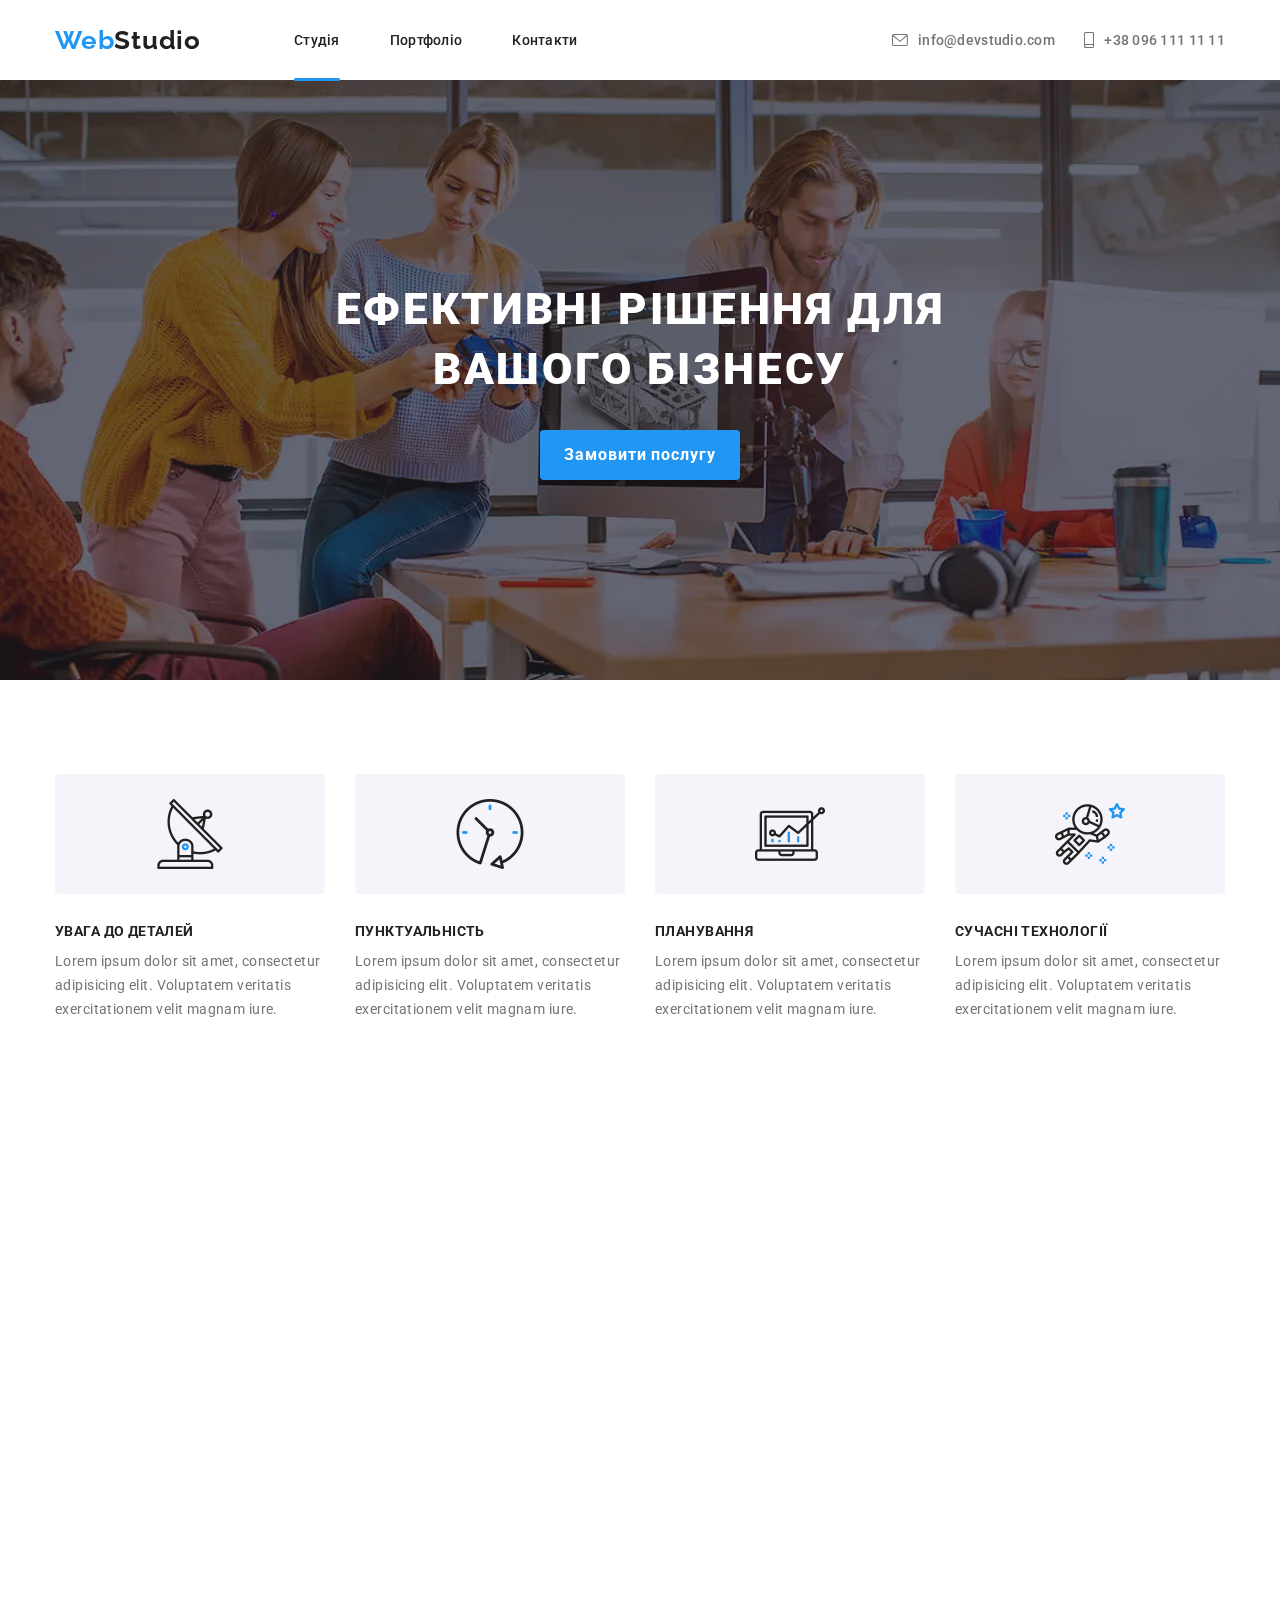
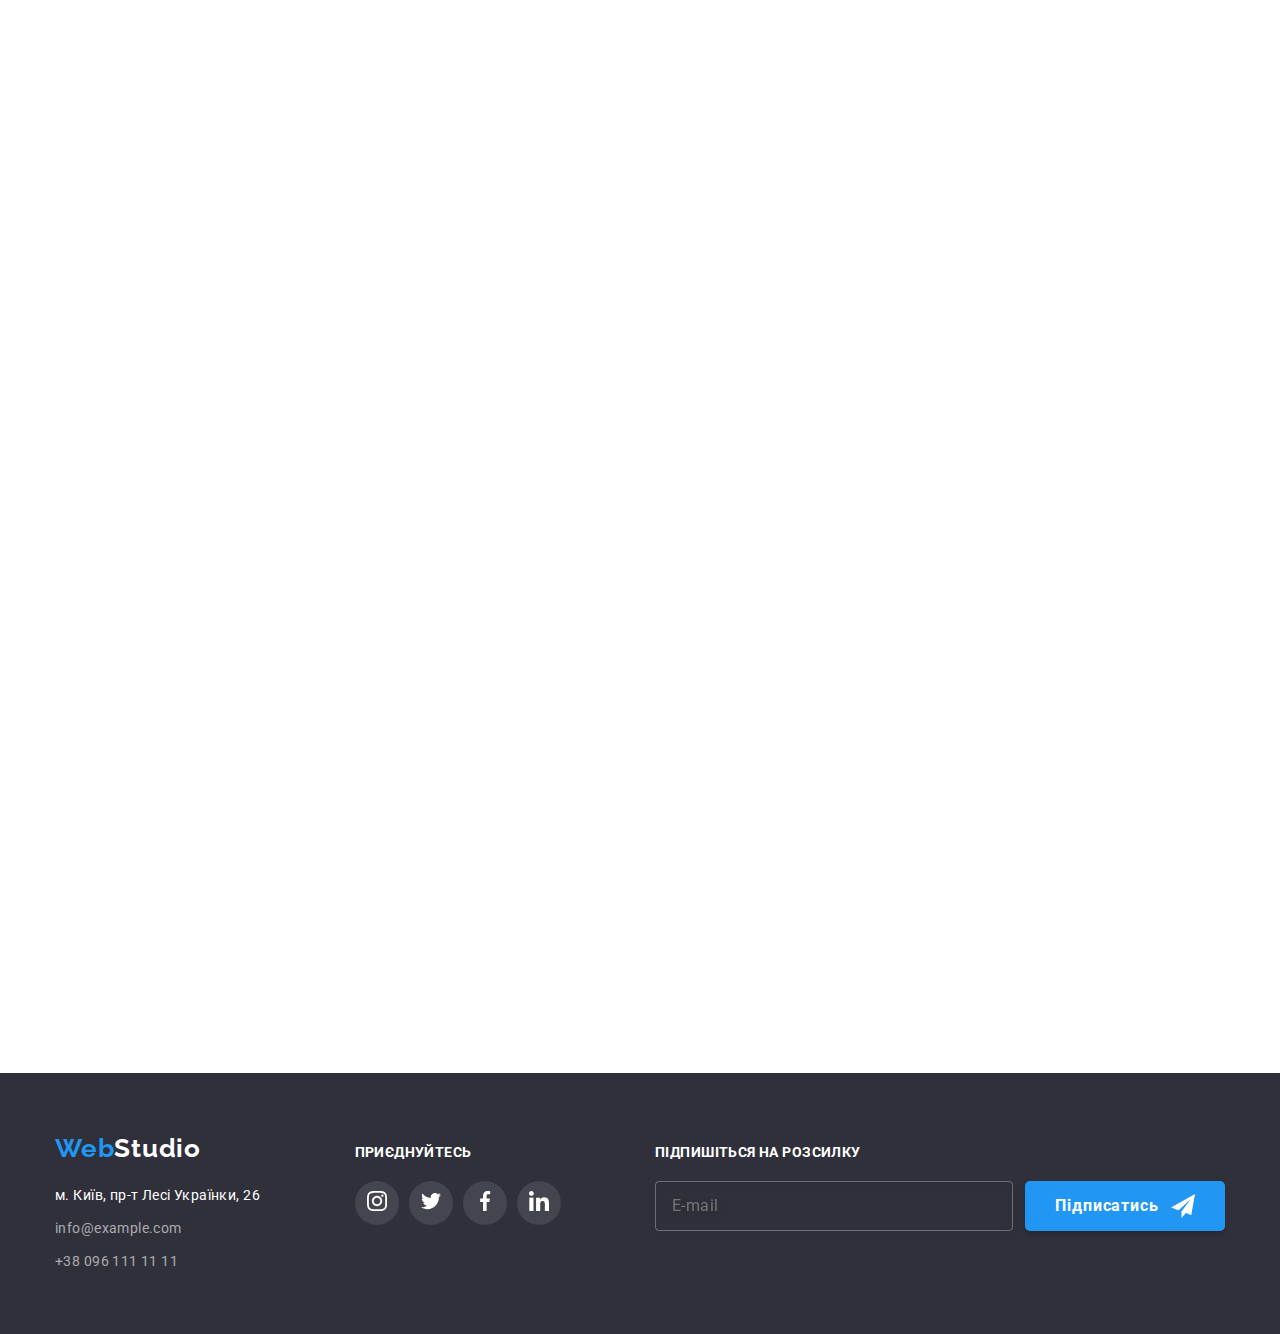
<file: index.html>
<!DOCTYPE html>
<html lang="en">

<head>
    <meta charset="UTF-8">
    <meta http-equiv="X-UA-Compatible" content="IE=edge">
    <meta name="viewport" content="width=device-width, initial-scale=1.0">
    <link rel="preconnect" href="https://fonts.googleapis.com">
    <link rel="preconnect" href="https://fonts.gstatic.com" crossorigin>
    <link
        href="https://fonts.googleapis.com/css2?family=Raleway:wght@700&family=Roboto:wght@400;500;700;900&display=swap"
        rel="stylesheet">
    <link rel="stylesheet" href="https://kirillprogrammertop1gg.github.io/normalize/index.min.css">
    <link rel="stylesheet" href="./styles/main.min.css">
    <link href="https://unpkg.com/aos@2.3.1/dist/aos.css" rel="stylesheet">
    <meta name="description" content="Сайт студії, яка разробляє сайти клієнти, команда і т.д.">
    <title>WebStudio</title>
</head>

<body>
    <!-- Шапка сайту -->
    <header class="header-page">
        <div class="header-page__container container">
            <a href="./index.html" class="main-logo">Web<span class="main-logo--black">Studio</span></a>
            <nav class="header-page__nav">
                <ul class="pages">
                    <li class="pages__item">
                        <a href="./index.html" class="pages__link pages__overlay">Студія</a>
                    </li>
                    <li class="pages__item">
                        <a href="./portfolio.html" class="pages__link">Портфоліо</a>
                    </li>
                    <li class="pages__item">
                        <a href="#" class="pages__link">Контакти</a>
                    </li>
                </ul>
            </nav>
            <ul class="contacts">
                <a href="mailto:info@devstudio.com" class="contacts__link">
                    <svg width="16" height="12" class="contacts__svg">
                        <use href="./imgs/symboldefts.svg#icon-envelope-hover"></use>
                    </svg>
                    info@devstudio.com
                </a>
                <a href="tel:+380961111111" class="contacts__link">
                    <svg width="10" height="16" class="contacts__svg">
                        <use href="./imgs/symboldefts.svg#icon-smartphone"></use>
                    </svg>
                    +38 096 111 11 11
                </a>
            </ul>
            <svg width="40" height="40" class="header-page__svg" data-open-Menu>
                <use href="./imgs/symboldefts.svg#icon-Menu">
            </svg>
        </div>
    </header>
    <!-- основний блок -->
    <main class="main-section">
        <!-- Перша основна секція -->
        <section class="hero-section">
            <h1 class="hero-section__title" data-aos="fade-down" data-aos-duration="1000">еФЕКтивні рішення для вашого бізнесу</h1>
            <button type="button" class="hero-section__but" data-open-modal data-aos="fade-up" data-aos-duration="1000">Замовити послугу</button>
        </section>
        <!-- Секція "Чому ми?" -->
        <section class="benefits-section">
            <div class="container">
                <ul class="benefits-section__list">
                    <li class="benefits-section__item" data-aos="fade-up" data-aos-duration="1000">
                        <h3 class="benefits-section__title">УВАГА ДО ДЕТАЛЕЙ</h3>
                        <p class="benefits-section__text">Lorem ipsum dolor sit amet, consectetur adipisicing elit.
                            Voluptatem
                            veritatis exercitationem
                            velit magnam iure.</p>
                    </li>
                    <li class="benefits-section__item" data-aos="flip-down" data-aos-duration="1000">
                        <h3 class="benefits-section__title">ПунктуальнІсть</h3>
                        <p class="benefits-section__text">Lorem ipsum dolor sit amet, consectetur adipisicing elit.
                            Voluptatem
                            veritatis exercitationem
                            velit magnam iure.
                        </p>
                    </li>
                    <li class="benefits-section__item" data-aos="flip-down" data-aos-duration="1000">
                        <h3 class="benefits-section__title">ПЛАНУВАННЯ</h3>
                        <p class="benefits-section__text">Lorem ipsum dolor sit amet, consectetur adipisicing elit.
                            Voluptatem
                            veritatis exercitationem
                            velit magnam iure.
                        </p>
                    </li>
                    <li class="benefits-section__item" data-aos="fade-up" data-aos-duration="1000">
                        <h3 class="benefits-section__title">СУЧАСНІ ТЕхнології</h3>
                        <p class="benefits-section__text">Lorem ipsum dolor sit amet, consectetur adipisicing elit.
                            Voluptatem
                            veritatis exercitationem
                            velit magnam iure.
                        </p>
                    </li>
                </ul>
            </div>
        </section>
        <!-- Секція "Чим ми займаємося?" -->
        <section class="services-section">
            <div class="container">
                <h2 class="section-title" data-aos="zoom-in" data-aos-duration="1000">Чим ми займаємося</h2>
                <ul class="services-section__list">
                    <li class="services-section__item" data-aos="flip-left" data-aos-duration="1000">
                        <img srcset="./imgs/imgWyWe/optimized/code-desktop@1x.webp 1x, ./imgs/imgWyWe/optimized/code-desktop@2x.webp 2x" src="./imgs/imgWyWe/service1.jpg" alt="картинка з людиною яка пише код" width="370" class="services-section__img">
                    </li>
                    <li class="services-section__item" data-aos="flip-up" data-aos-duration="1000">
                        <img srcset="./imgs/imgWyWe/optimized/test-desktop@1x.webp 1x, ./imgs/imgWyWe/optimized/test-desktop@2x.webp 2x" src="./imgs/imgWyWe/service2.jpg" alt="картинка з людиною перевіряє адаптивність на телефонаї" width="370" class="services-section__img">
                    </li>
                    <li class="services-section__item" data-aos="flip-right" data-aos-duration="1000">
                        <img srcset="./imgs/imgWyWe/optimized/paint-desktop@1x.webp 1x, ./imgs/imgWyWe/optimized/paint-desktop@2x.webp 2x" src="./imgs/imgWyWe/service3.jpg" alt="картинка з людиною яка вибарає колір" width="370" class="services-section__img">
                    </li>
                </ul>
            </div>
        </section>
        <!-- Секція "Наша команда" -->
        <section class="team-section" data-aos="fade-down" data-aos-duration="1000">
            <div class="container">
                <h2 class="section-title" data-aos="zoom-in-up" data-aos-duration="1000">Наша команда</h2>
                <ul class="workers">
                    <li class="workers__worker" data-aos="flip-left" data-aos-duration="1000">
                        <picture class="workers__photo">
                            <source srcset="./imgs/imgWork/optimized/worker1-desktop@1x.webp 1x, ./imgs/imgWork/optimized/worker1-desktop@2x.webp 2x"
                                media="(min-width: 1200px)">
                            <source srcset="./imgs/imgWork/optimized/worker1-tablet@1x.webp 1x, ./imgs/imgWork/optimized/worker1-tablet@2x.webp 2x"
                                media="(min-width: 768px)">
                            <img srcset="./imgs/imgWork/optimized/worker1-mobile@1x.webp 1x, ./imgs/imgWork/optimized/worker1-mobile@2x.webp 2x"
                                src="./imgs/imgWork/photo1.jpg" alt="фото працівника 1">
                        </picture>
                        <h3 class="workers__name">Ігор Дем’яненко</h3>
                        <h4 class="workers__pos">Product Designer</h4>
                        <ul class="workers__socials">
                            <li class="workers__item">
                                <a href="./" class="workers__link" aria-label="посилання на інсту">
                                    <svg width="20" height="20" class="workers__svg">
                                        <use href="./imgs/symboldefts.svg#icon-instagram-2">
                                    </svg>
                                </a>
                            </li>
                            <li class="workers__item">
                                <a href="./" class="workers__link" aria-label="посилання на твіттер">
                                    <svg width="20" height="20" class="workers__svg">
                                        <use href="./imgs/symboldefts.svg#icon-twitter-1">
                                    </svg>
                                </a>
                            </li>
                            <li class="workers__item">
                                <a href="./" class="workers__link" aria-label="посилання на фейсбук">
                                    <svg width="20" height="20" class="workers__svg">
                                        <use href="./imgs/symboldefts.svg#icon-facebook-1">
                                    </svg>
                                </a>
                            </li>
                            <li class="workers__item">
                                <a href="./" class="workers__link" aria-label="посилання на лінкедін">
                                    <svg width="20" height="20" class="workers__svg">
                                        <use href="./imgs/symboldefts.svg#icon-linkedin-1">
                                    </svg>
                                </a>
                            </li>
                        </ul>
                    </li>
                    <li class="workers__worker" data-aos="flip-down" data-aos-duration="1000">
                        <picture class="workers__photo">
                            <source srcset="./imgs/imgWork/optimized/worker2-desktop@1x.webp 1x, ./imgs/imgWork/optimized/worker2-desktop@2x.webp 2x"
                                media="(min-width: 1200px)">
                            <source srcset="./imgs/imgWork/optimized/worker2-tablet@1x.webp 1x, ./imgs/imgWork/optimized/worker2-tablet@2x.webp 2x"
                                media="(min-width: 768px)">
                            <img srcset="./imgs/imgWork/optimized/worker2-mobile@1x.webp 1x, ./imgs/imgWork/optimized/worker2-mobile@2x.webp 2x"
                                src="./imgs/imgWork/photo2.jpg" alt="фото працівника 2">
                        </picture>
                        <h3 class="workers__name">Ольга Репіна</h3>
                        <h4 class="workers__pos">Frontend Developer</h4>
                        <ul class="workers__socials">
                            <li class="workers__item">
                                <a href="./" class="workers__link" aria-label="посилання на інсту">
                                    <svg width="20" height="20" class="workers__svg">
                                        <use href="./imgs/symboldefts.svg#icon-instagram-2">
                                    </svg>
                                </a>
                            </li>
                            <li class="workers__item">
                                <a href="./" class="workers__link" aria-label="посилання на твіттер">
                                    <svg width="20" height="20" class="workers__svg">
                                        <use href="./imgs/symboldefts.svg#icon-twitter-1">
                                    </svg>
                                </a>
                            </li>
                            <li class="workers__item">
                                <a href="./" class="workers__link" aria-label="посилання на фейсбук">
                                    <svg width="20" height="20" class="workers__svg">
                                        <use href="./imgs/symboldefts.svg#icon-facebook-1">
                                    </svg>
                                </a>
                            </li>
                            <li class="workers__item">
                                <a href="./" class="workers__link" aria-label="посилання на лінкедін">
                                    <svg width="20" height="20" class="workers__svg">
                                        <use href="./imgs/symboldefts.svg#icon-linkedin-1">
                                    </svg>
                                </a>
                            </li>
                        </ul>
                    </li>
                    <li class="workers__worker" data-aos="flip-up" data-aos-duration="1000">
                        <picture class="workers__photo">
                            <source srcset="./imgs/imgWork/optimized/worker3-desktop@1x.webp 1x, ./imgs/imgWork/optimized/worker3-desktop@2x.webp 2x"
                                media="(min-width: 1200px)">
                            <source srcset="./imgs/imgWork/optimized/worker3-tablet@1x.webp 1x, ./imgs/imgWork/optimized/worker3-tablet@2x.webp 2x"
                                media="(min-width: 768px)">
                            <img srcset="./imgs/imgWork/optimized/worker3-mobile@1x.webp 1x, ./imgs/imgWork/optimized/worker3-mobile@2x.webp 2x"
                                src="./imgs/imgWork/photo3.jpg" alt="фото працівника 3">
                        </picture>
                        <h3 class="workers__name">Микола Тарасов</h3>
                        <h4 class="workers__pos">Marketing</h4>
                        <ul class="workers__socials">
                            <li class="workers__item">
                                <a href="./" class="workers__link" aria-label="посилання на інсту">
                                    <svg width="20" height="20" class="workers__svg">
                                        <use href="./imgs/symboldefts.svg#icon-instagram-2">
                                    </svg>
                                </a>
                            </li>
                            <li class="workers__item">
                                <a href="./" class="workers__link" aria-label="посилання на твіттер">
                                    <svg width="20" height="20" class="workers__svg">
                                        <use href="./imgs/symboldefts.svg#icon-twitter-1">
                                    </svg>
                                </a>
                            </li>
                            <li class="workers__item">
                                <a href="./" class="workers__link">
                                    <svg width="20" height="20" class="workers__svg" aria-label="посилання на фейсбук">
                                        <use href="./imgs/symboldefts.svg#icon-facebook-1">
                                    </svg>
                                </a>
                            </li>
                            <li class="workers__item">
                                <a href="./" class="workers__link">
                                    <svg width="20" height="20" class="workers__svg" aria-label="посилання на лінкедін">
                                        <use href="./imgs/symboldefts.svg#icon-linkedin-1">
                                    </svg>
                                </a>
                            </li>
                        </ul>
                    </li>
                    <li class="workers__worker" data-aos="flip-right" data-aos-duration="1000">
                        <picture class="workers__photo">
                            <source srcset="./imgs/imgWork/optimized/worker4-desktop@1x.webp 1x, ./imgs/imgWork/optimized/worker4-desktop@2x.webp 2x"
                                media="(min-width: 1200px)">
                            <source srcset="./imgs/imgWork/optimized/worker4-tablet@1x.webp 1x, ./imgs/imgWork/optimized/worker4-tablet@2x.webp 2x"
                                media="(min-width: 768px)">
                            <img srcset="./imgs/imgWork/optimized/worker4-mobile@1x.webp 1x, ./imgs/imgWork/optimized/worker4-mobile@2x.webp 2x"
                                src="./imgs/imgWork/photo4.jpg" alt="фото працівника 4">
                        </picture>
                        <h3 class="workers__name">Михайло Єрмаков</h3>
                        <h4 class="workers__pos">UI Designer</h4>
                        <ul class="workers__socials">
                            <li class="workers__item">
                                <a href="./" class="workers__link" aria-label="посилання на інсту">
                                    <svg width="20" height="20" class="workers__svg">
                                        <use href="./imgs/symboldefts.svg#icon-instagram-2">
                                    </svg>
                                </a>
                            </li>
                            <li class="workers__item">
                                <a href="./" class="workers__link" aria-label="посилання на твіттер">
                                    <svg width="20" height="20" class="workers__svg">
                                        <use href="./imgs/symboldefts.svg#icon-twitter-1">
                                    </svg>
                                </a>
                            </li>
                            <li class="workers__item">
                                <a href="./" class="workers__link" aria-label="посилання на фейсбук">
                                    <svg width="20" height="20" class="workers__svg">
                                        <use href="./imgs/symboldefts.svg#icon-facebook-1">
                                    </svg>
                                </a>
                            </li>
                            <li class="workers__item">
                                <a href="./" class="workers__link" aria-label="посилання на лінкедін">
                                    <svg width="20" height="20" class="workers__svg">
                                        <use href="./imgs/symboldefts.svg#icon-linkedin-1">
                                    </svg>
                                </a>
                            </li>
                        </ul>
                    </li>
                </ul>
            </div>
        </section>
        <!-- Секція "Постійні клієнти" -->
        <section class="clients-section">
            <div class="container">
                <h2 class="section-title" data-aos="fade-up" data-aos-duration="1000">Постійні клієнти</h2>
                <ul class="clients-section__list">
                    <li class="clients-section__item" data-aos="flip-down" data-aos-duration="700">
                        <svg class="clients-section__svg" width="44.27" height="49.23">
                            <use href="./imgs/symboldefts.svg#icon-logo-1"></use>
                        </svg>
                    </li>
                    <li class="clients-section__item" data-aos="flip-up" data-aos-duration="700">
                        <svg class="clients-section__svg" width="40" height="52">
                            <use href="./imgs/symboldefts.svg#icon-logo-2"></use>
                        </svg>
                    </li>
                    <li class="clients-section__item" data-aos="flip-down" data-aos-duration="700">
                        <svg class="clients-section__svg" width="41" height="42.6">
                            <use href="./imgs/symboldefts.svg#icon-logo-3"></use>
                        </svg>
                    </li>
                    <li class="clients-section__item" data-aos="flip-up" data-aos-duration="700">
                        <svg class="clients-section__svg" width="79.66" height="42.02">
                            <use href="./imgs/symboldefts.svg#icon-logo-4"></use>
                        </svg>
                    </li>
                    <li class="clients-section__item" data-aos="flip-down" data-aos-duration="700">
                        <svg class="clients-section__svg" width="59" height="47">
                            <use href="./imgs/symboldefts.svg#icon-logo-5"></use>
                        </svg>
                    </li>
                    <li class="clients-section__item" data-aos="flip-up" data-aos-duration="700">
                        <svg class="clients-section__svg" width="88.48" height="45.44">
                            <use href="./imgs/symboldefts.svg#icon-logo-6"></use>
                        </svg>
                    </li>
                </ul>
            </div>
        </section>
        <!-- Секція "форма" -->
        <div class="overlay is-hidden" data-backdrop>
            <form class="form-section is-hidden">
                <h2 class="form-section__title">Залиште свої дані, ми Вам зателефонуємо</h2>
                <button class="form-section__close" type="button" data-close-modal aria-label="Закрити форму">
                    <svg class="form-section__icon" width="11" height="11">
                        <use href="./imgs/symboldefts.svg#icon-Vector"></use>
                    </svg>
                </button>
                <ul class="form-section__list">
                    <li class="form-section__item">
                        <label for="name" class="form-section__subtitle">Ім’я</label>
                        <input type="text" class="form-section__field" required id="name">
                        <svg class="form-section__svg" width="12" height="12">
                            <use href="./imgs/symboldefts.svg#icon-person-black-18dp-1"></use>
                        </svg>
                    </li>
                    <li class="form-section__item">
                        <label for="tel" class="form-section__subtitle">Телефон</label>
                        <input type="tel" class="form-section__field" required id="tel">
                        <svg class="form-section__svg" width="13" height="13">
                            <use href="./imgs/symboldefts.svg#icon-phone-black-18dp-1"></use>
                        </svg>
                    </li>
                    <li class="form-section__item">
                        <label for="mail" class="form-section__subtitle">Пошта</label>
                        <input type="email" class="form-section__field" required id="mail">
                        <svg class="form-section__svg" width="15" height="12">
                            <use href="./imgs/symboldefts.svg#icon-email-black-18dp-1"></use>
                        </svg>
                    </li>
                    <li class="form-section__item">
                        <h3 class="form-section__subtitle">Коментарі</h3>
                        <textarea type="text" class="form-section__textarea" placeholder="Введите текст"></textarea>
                    </li>
                    <li class="form-section__item">
                        <label for="comment" class="form-section__subtitle"></label>
                        <input type="checkbox" class="form-section__checkbox" id="comment" required>
                        <p class="form-section__text">Погоджуюсь з розсилкою і приймаю <a class="form-section__link"
                                href="./"> Умови договору </a></p>
                    </li>
                </ul>
                <button class="form-section__send" type="submit">Надіслати</button>
            </form>
        </div>
        <!-- Секція "меню" -->
        <div class="header-menu is-hidden" data-backdropMenu>
            <button class="header-menu__close" type="button" data-close-Menu data-close-modal aria-label="Закрити меню">
                <svg class="header-menu__icon" width="40" height="40">
                    <use href="./imgs/symboldefts.svg#icon-Close"></use>
                </svg>
            </button>
            <div class="header-menu__lists">
                <ul class="header-menu__links">
                    <li class="header-menu__item">
                        <a href="./index.html" class="header-menu__link header-menu__overlay">Студія</a>
                    </li>
                    <li class="header-menu__item">
                        <a href="./portfolio.html" class="header-menu__link">Портфоліо</a>
                    </li>
                    <li class="header-menu__item">
                        <a href="#" class="header-menu__link">Контакти</a>
                    </li>
                </ul>
                <div class="header-menu__container">
                    <ul class="header-menu__contacts">
                        <a href="tel:+380961111111" class="header-menu__contact">
                            +38 096 111 11 11
                        </a>
                        <a href="mailto:info@devstudio.com" class="header-menu__contact">
                            info@devstudio.com
                        </a>
                    </ul>
                    <p class="header-menu__text">
                        <a href="https://instagram.com" class="header-menu__soc">
                            Instagram
                        </a>
                        |
                        <a href="https://twitter.com" class="header-menu__soc">
                            Twitter
                        </a>
                        |
                        <a href="https://facebook.com" class="header-menu__soc">
                            Facebook
                        </a>
                        |
                        <a href="https://linkedin.com" class="header-menu__soc">
                            LinkedIn
                        </a>
                    </p>
                </div>
            </div>
        </div>
    </main>
    <!-- Підвал сайту -->
    <footer class="footer-page">
        <div class="footer-page__container">
            <div class="footer-page__column--1">
                <a href="./index.html" class="main-logo">Web<span class="main-logo--white">Studio</span></a>
                <ul class="contact-information">
                    <li class="contact-information__item">
                        <address class="contact-information__adress">м. Київ, пр-т Лесі Українки, 26</address>
                    </li>
                    <li class="contact-information__item">
                        <a href="mailto:info@example.com"
                            class="pages__link contacts__link contact-information__contact">info@example.com</a>
                    </li>
                    <li class="contact-information__item">
                        <a href="tel:+380961111111" class="pages__link contacts__link contact-information__contact">+38
                            096 111 11 11</a>
                    </li>
                </ul>
            </div>
            <div class="footer-page__column--2">
                <h2 class="footer-page__title">Приєднуйтесь</h2>
                <ul class="socials">
                    <li class="socials__item">
                        <a href="./" class="socials__link" aria-label="посилання на інсту">
                            <svg width="20" height="20" class="socials__svg">
                                <use href="./imgs/symboldefts.svg#icon-instagram-2">
                            </svg>
                        </a>
                    </li>
                    <li class="socials__item">
                        <a href="./" class="socials__link" aria-label="посилання на твіттер">
                            <svg width="20" height="20" class="socials__svg">
                                <use href="./imgs/symboldefts.svg#icon-twitter-1">
                            </svg>
                        </a>
                    </li>
                    <li class="socials__item">
                        <a href="./" class="socials__link" aria-label="посилання на фейсбук">
                            <svg width="20" height="20" class="socials__svg">
                                <use href="./imgs/symboldefts.svg#icon-facebook-1">
                            </svg>
                        </a>
                    </li>
                    <li class="socials__item">
                        <a href="./" class="socials__link" aria-label="посилання на лінкедін">
                            <svg width="20" height="20" class="socials__svg">
                                <use href="./imgs/symboldefts.svg#icon-linkedin-1">
                            </svg>
                        </a>
                    </li>
                </ul>
            </div>
            <div class="footer-page__column--3">
                <h2 class="footer-page__title">ПІДПИШІТЬСЯ НА РОЗСИЛКУ</h2>
                <form class="footer-form">
                    <input type="email" class="footer-form__field" placeholder="E-mail" required>
                    <button class="footer-form__but">
                        Підписатись
                        <svg class="footer-form__svg" width="24" height="24">
                            <use href="./imgs/symboldefts.svg#icon-icon-send"></use>
                        </svg>
                    </button>
                </form>
            </div>
        </div>
    </footer>
    <script src="https://unpkg.com/aos@2.3.1/dist/aos.js"></script>
    <script>
        AOS.init();
        const refs = {
            openModalBtn: document.querySelector("[data-open-modal]"),
            closeModalBtn: document.querySelector("[data-close-modal]"),
            backdrop: document.querySelector("[data-backdrop]"),
        };

        refs.openModalBtn.addEventListener("click", toggleModal);
        refs.closeModalBtn.addEventListener("click", toggleModal);

        refs.backdrop.addEventListener("click", logBackdropClick);

        function toggleModal() {
            refs.backdrop.classList.toggle("is-hidden");

            if (document.body.style.overflow == 'hidden') {
                document.body.style.overflow = 'visible';
            }
            else {
                document.body.style.overflow = 'hidden';
            }
        }

        function logBackdropClick() {
            console.log("Це клік в бекдроп");
        }

        const refsMenu = {
            openMenuBtn: document.querySelector("[data-open-Menu]"),
            closeMenuBtn: document.querySelector("[data-close-Menu]"),
            backdrop: document.querySelector("[data-backdropMenu]"),
        };

        refsMenu.openMenuBtn.addEventListener("click", toggleMenu);
        refsMenu.closeMenuBtn.addEventListener("click", toggleMenu);

        function toggleMenu() {
            refsMenu.backdrop.classList.toggle("is-hidden");

            if (document.body.style.overflow == 'hidden') {
                document.body.style.overflow = 'visible';
            }
            else {
                document.body.style.overflow = 'hidden';
            }
        }
    </script>
</body>
</html>
</file>
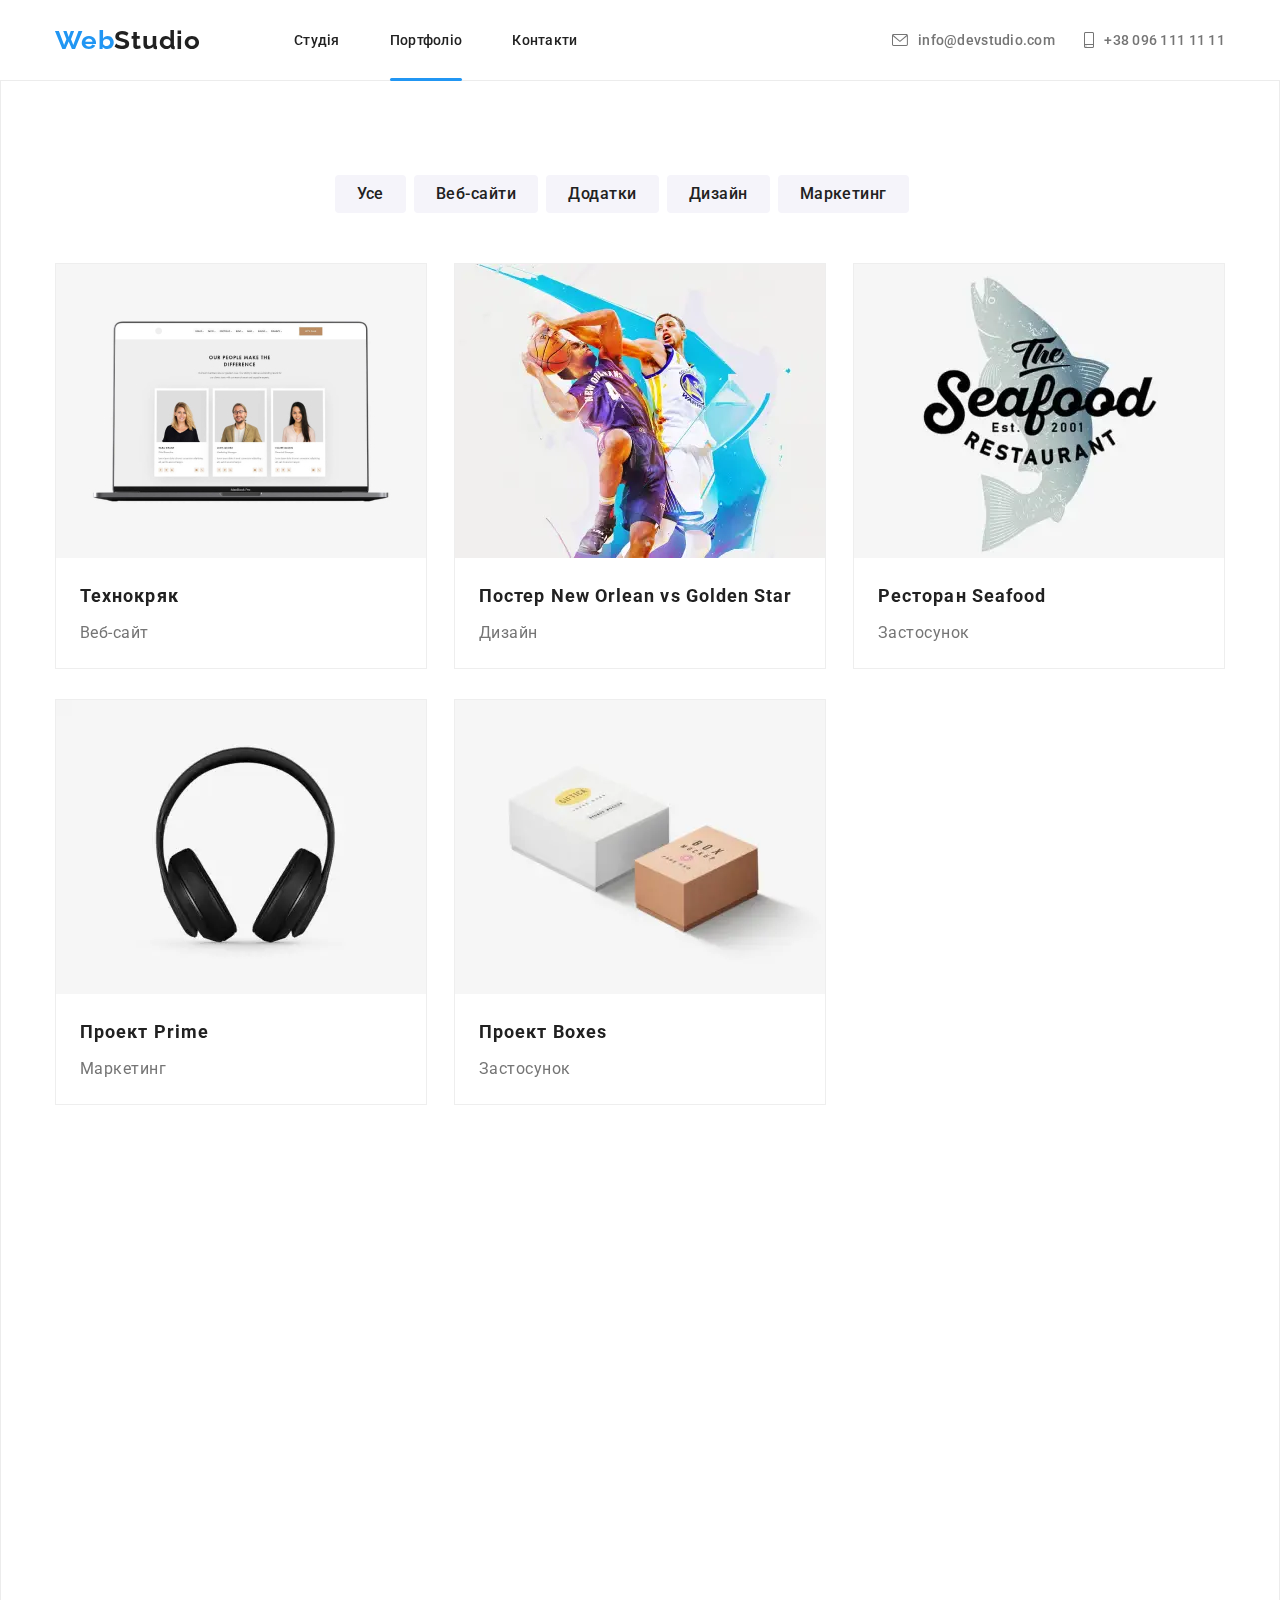
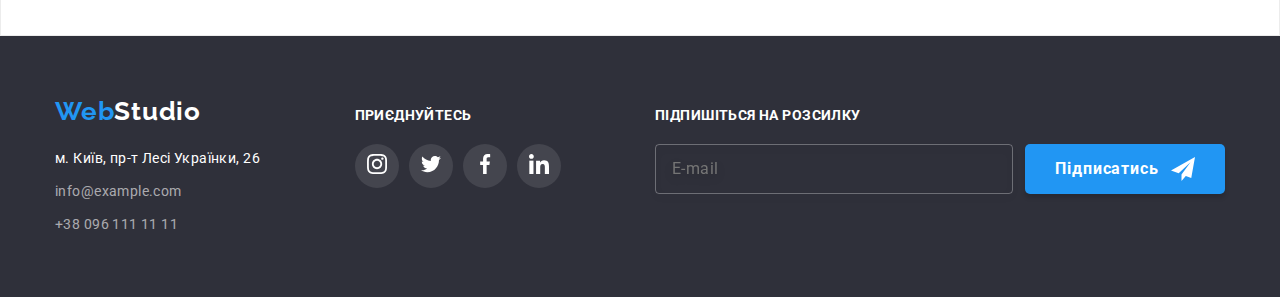
<file: portfolio.html>
<!DOCTYPE html>
<html lang="en">

<head>
    <meta charset="UTF-8">
    <meta http-equiv="X-UA-Compatible" content="IE=edge">
    <meta name="viewport" content="width=device-width, initial-scale=1.0">
    <link rel="preconnect" href="https://fonts.googleapis.com">
    <link rel="preconnect" href="https://fonts.gstatic.com" crossorigin>
    <link
        href="https://fonts.googleapis.com/css2?family=Raleway:wght@700&family=Roboto:wght@400;500;700;900&display=swap"
        rel="stylesheet">
    <link rel="stylesheet" href="https://kirillprogrammertop1gg.github.io/normalize/index.min.css">
    <link rel="stylesheet" href="./styles/portfolio.min.css">
    <link href="https://unpkg.com/aos@2.3.1/dist/aos.css" rel="stylesheet">
    <meta name="description" content="Сайт з портфоліом студії">
    <title>Portfolio</title>
</head>

<body>
    <!-- Шапка сайту -->
    <header class="header-page">
        <div class="header-page__container container">
            <a href="./index.html" class="main-logo">Web<span class="main-logo--black">Studio</span></a>
            <nav class="header-page__nav">
                <ul class="pages">
                    <li class="pages__item">
                        <a href="./index.html" class="pages__link">Студія</a>
                    </li>
                    <li class="pages__item">
                        <a href="./portfolio.html" class="pages__link pages__overlay">Портфоліо</a>
                    </li>
                    <li class="pages__item">
                        <a href="#" class="pages__link">Контакти</a>
                    </li>
                </ul>
            </nav>
            <ul class="contacts">
                <a href="mailto:info@devstudio.com" class="contacts__link">
                    <svg width="16" height="12" class="contacts__svg">
                        <use href="./imgs/symboldefts.svg#icon-envelope-hover"></use>
                    </svg>
                    info@devstudio.com
                </a>
                <a href="tel:+380961111111" class="contacts__link">
                    <svg width="10" height="16" class="contacts__svg">
                        <use href="./imgs/symboldefts.svg#icon-smartphone"></use>
                    </svg>
                    +38 096 111 11 11
                </a>
            </ul>
            <svg width="40" height="40" class="header-page__svg" data-open-Menu>
                <use href="./imgs/symboldefts.svg#icon-Menu">
            </svg>
        </div>
    </header>
    <!-- основний блок -->
    <main class="main-section">
        <!-- Секція "портфоліо" -->
        <section class="portfolio-section">
            <div class="container">
                <ul class='filter'>
                    <li class="filter__item">
                        <button type="button" class="filter__but" value="Фільтр усе" data-aos="fade-down" data-aos-duration="1000">
                            Усе
                        </button>
                    </li>
                    <li class="filter__item">
                        <button type="button" class="filter__but" value="Фільтр Веб-сайт" data-aos="fade-up" data-aos-duration="1000">
                            Веб-сайти
                        </button>
                    </li>
                    <li class="filter__item">
                        <button type="button" class="filter__but" value="Фільтр Додатки" data-aos="fade-down" data-aos-duration="1000">
                            Додатки
                        </button>
                    </li>
                    <li class="filter__item">
                        <button type="button" class="filter__but" value="Фільтр Дизайн" data-aos="fade-up" data-aos-duration="1000">
                            Дизайн
                        </button>
                    </li>
                    <li class="filter__item">
                        <button type="button" class="filter__but" value="Фільтр Маркетинг" data-aos="fade-down" data-aos-duration="1000">
                            Маркетинг
                        </button>
                    </li>
                </ul>
                <ul class='projects'>
                    <li class="projects__item" data-aos="flip-left" data-aos-duration="700">
                        <picture class="projects__img">
                            <source srcset="./imgs/imgPorfolios/optimized/project1-desktop@1x.webp 1x, ./imgs/imgPorfolios/optimized/project1-desktop@2x.webp 2x"
                                media="(min-width: 1200px)">
                            <source srcset="./imgs/imgPorfolios/optimized/project1-tablet@1x.webp 1x, ./imgs/imgPorfolios/optimized/project1-tablet@2x.webp 2x"
                                media="(min-width: 768px)">
                            <img srcset="./imgs/imgPorfolios/optimized/project1-mobile@1x.webp 1x, ./imgs/imgPorfolios/optimized/project1-mobile@2x.webp 2x"
                                src="./imgs/imgPorfolios/project1.jpg" alt="Фото портфоліо 1">
                        </picture>
                        <p class="projects__overlay">
                            Технокрик це сучасний майданчик поширення коронавірусу. Компанії використовують цю платформу
                            для цифрового шпигунства та атак на захищені сервери конкурентів.
                        </p>
                        <div class="projects__texts">
                            <h2 class="projects__name">Технокряк</h2>
                            <p class="projects__category">Веб-сайт</p>
                        </div>
                    </li>
                    <li class="projects__item" data-aos="flip-up" data-aos-duration="700">
                        <picture class="projects__img">
                            <source
                                srcset="./imgs/imgPorfolios/optimized/project2-desktop@1x.webp 1x, ./imgs/imgPorfolios/optimized/project2-desktop@2x.webp 2x"
                                media="(min-width: 1200px)">
                            <source
                                srcset="./imgs/imgPorfolios/optimized/project2-tablet@1x.webp 1x, ./imgs/imgPorfolios/optimized/project2-tablet@2x.webp 2x"
                                media="(min-width: 768px)">
                            <img srcset="./imgs/imgPorfolios/optimized/project2-mobile@1x.webp 1x, ./imgs/imgPorfolios/optimized/project2-mobile@2x.webp 2x"
                                src="./imgs/imgPorfolios/project2.jpg" alt="Фото портфоліо 2">
                        </picture>
                        <p class="projects__overlay">
                            Технокрик це сучасний майданчик поширення коронавірусу. Компанії використовують цю платформу
                            для цифрового шпигунства та атак на захищені сервери конкурентів.
                        </p>
                        <div class="projects__texts">
                            <h2 class="projects__name">Постер New Orlean vs Golden Star</h2>
                            <p class="projects__category">Дизайн</p>
                        </div>
                    </li>
                    <li class="projects__item" data-aos="flip-right" data-aos-duration="700">
                        <picture class="projects__img">
                            <source
                                srcset="./imgs/imgPorfolios/optimized/project3-desktop@1x.webp 1x, ./imgs/imgPorfolios/optimized/project3-desktop@2x.webp 2x"
                                media="(min-width: 1200px)">
                            <source
                                srcset="./imgs/imgPorfolios/optimized/project3-tablet@1x.webp 1x, ./imgs/imgPorfolios/optimized/project3-tablet@2x.webp 2x"
                                media="(min-width: 768px)">
                            <img srcset="./imgs/imgPorfolios/optimized/project3-mobile@1x.webp.webp 1x, ./imgs/imgPorfolios/optimized/project3-mobile@2x.webp 2x"
                                src="./imgs/imgPorfolios/project3.jpg" alt="Фото портфоліо 3">
                        </picture>
                        <p class="projects__overlay">
                            Технокрик це сучасний майданчик поширення коронавірусу. Компанії використовують цю платформу
                            для цифрового шпигунства та атак на захищені сервери конкурентів.
                        </p>
                        <div class="projects__texts">
                            <h2 class="projects__name">Ресторан Seafood</h2>
                            <p class="projects__category">Застосунок</p>
                        </div>
                    </li>
                    <li class="projects__item" data-aos="flip-right" data-aos-duration="700">
                        <picture class="projects__img">
                            <source
                                srcset="./imgs/imgPorfolios/optimized/project4-desktop@1x.webp 1x, ./imgs/imgPorfolios/optimized/project4-desktop@2x.webp 2x"
                                media="(min-width: 1200px)">
                            <source
                                srcset="./imgs/imgPorfolios/optimized/project4-tablet@1x.webp 1x, ./imgs/imgPorfolios/optimized/project4-tablet@2x.webp 2x"
                                media="(min-width: 768px)">
                            <img srcset="./imgs/imgPorfolios/optimized/project4-mobile@1x.webp 1x, ./imgs/imgPorfolios/optimized/project4-mobile@2x.webp 2x"
                                src="./imgs/imgPorfolios/project4.jpg" alt="Фото портфоліо 4">
                        </picture>
                        <p class="projects__overlay">
                            Технокрик це сучасний майданчик поширення коронавірусу. Компанії використовують цю платформу
                            для цифрового шпигунства та атак на захищені сервери конкурентів.
                        </p>
                        <div class="projects__texts">
                            <h2 class="projects__name">Проект Prime</h2>
                            <p class="projects__category">Маркетинг</p>
                        </div>
                    </li>
                    <li class="projects__item" data-aos="flip-down" data-aos-duration="700">
                        <picture class="projects__img">
                            <source
                                srcset="./imgs/imgPorfolios/optimized/project5-desktop@1x.webp 1x, ./imgs/imgPorfolios/optimized/project5-desktop@2x.webp 2x"
                                media="(min-width: 1200px)">
                            <source
                                srcset="./imgs/imgPorfolios/optimized/project5-tablet@1x.webp 1x, ./imgs/imgPorfolios/optimized/project5-tablet@2x.webp 2x"
                                media="(min-width: 768px)">
                            <img srcset="./imgs/imgPorfolios/optimized/project5-mobile@1x.webp 1x, ./imgs/imgPorfolios/optimized/project5-mobile@2x.webp 2x"
                                src="./imgs/imgPorfolios/project5.jpg" alt="Фото портфоліо 5">
                        </picture>
                        <p class="projects__overlay">
                            Технокрик це сучасний майданчик поширення коронавірусу. Компанії використовують цю платформу
                            для цифрового шпигунства та атак на захищені сервери конкурентів.
                        </p>
                        <div class="projects__texts">
                            <h2 class="projects__name">Проект Boxes</h2>
                            <p class="projects__category">Застосунок</p>
                        </div>
                    </li>
                    <li class="projects__item" data-aos="flip-left" data-aos-duration="700">
                        <picture class="projects__img">
                            <source
                                srcset="./imgs/imgPorfolios/optimized/project6-desktop@1x.webp 1x, ./imgs/imgPorfolios/optimized/project6-desktop@2x.webp 2x"
                                media="(min-width: 1200px)">
                            <source
                                srcset="./imgs/imgPorfolios/optimized/project6-tablet@1x.webp 1x, ./imgs/imgPorfolios/optimized/project6-tablet@2x.webp 2x"
                                media="(min-width: 768px)">
                            <img srcset="./imgs/imgPorfolios/optimized/project6-mobile@1x.webp 1x, ./imgs/imgPorfolios/optimized/project6-mobile@2x.webp 2x"
                                src="./imgs/imgPorfolios/project6.jpg" alt="Фото портфоліо 6">
                        </picture>
                        <p class="projects__overlay">
                            Технокрик це сучасний майданчик поширення коронавірусу. Компанії використовують цю платформу
                            для цифрового шпигунства та атак на захищені сервери конкурентів.
                        </p>
                        <div class="projects__texts">
                            <h2 class="projects__name">Inspiration has no Borders</h2>
                            <p class="projects__category">Веб-сайт</p>
                        </div>
                    </li>
                    <li class="projects__item" data-aos="flip-left" data-aos-duration="700">
                        <picture class="projects__img">
                            <source
                                srcset="./imgs/imgPorfolios/optimized/project7-desktop@1x.webp 1x, ./imgs/imgPorfolios/optimized/project7-desktop@2x.webp 2x"
                                media="(min-width: 1200px)">
                            <source
                                srcset="./imgs/imgPorfolios/optimized/project7-tablet@1x.webp 1x, ./imgs/imgPorfolios/optimized/project7-tablet@2x.webp 2x"
                                media="(min-width: 768px)">
                            <img srcset="./imgs/imgPorfolios/optimized/project7-mobile@1x.webp 1x, ./imgs/imgPorfolios/optimized/project7-mobile@2x.webp 2x"
                                src="./imgs/imgPorfolios/project7.jpg" alt="Фото портфоліо 7">
                        </picture>
                        <p class="projects__overlay">
                            Технокрик це сучасний майданчик поширення коронавірусу. Компанії використовують цю платформу
                            для цифрового шпигунства та атак на захищені сервери конкурентів.
                        </p>
                        <div class="projects__texts">
                            <h2 class="projects__name">Видавництво Limited Edition</h2>
                            <p class="projects__category">Дизайн</p>
                        </div>
                    </li>
                    <li class="projects__item" data-aos="flip-up" data-aos-duration="700">
                        <picture class="projects__img">
                            <source
                                srcset="./imgs/imgPorfolios/optimized/project8-desktop@1x.webp 1x, ./imgs/imgPorfolios/optimized/project8-desktop@2x.webp 2x"
                                media="(min-width: 1200px)">
                            <source
                                srcset="./imgs/imgPorfolios/optimized/project8-tablet@1x.webp 1x, ./imgs/imgPorfolios/optimized/project8-tablet@2x.webp 2x"
                                media="(min-width: 768px)">
                            <img srcset="./imgs/imgPorfolios/optimized/project8-mobile@1x.webp 1x, ./imgs/imgPorfolios/optimized/project8-mobile@2x.webp 2x"
                                src="./imgs/imgPorfolios/project8.jpg" alt="Фото портфоліо 8">
                        </picture>
                        <p class="projects__overlay">
                            Технокрик це сучасний майданчик поширення коронавірусу. Компанії використовують цю платформу
                            для цифрового шпигунства та атак на захищені сервери конкурентів.
                        </p>
                        <div class="projects__texts">
                            <h2 class="projects__name">Проект LAB</h2>
                            <p class="projects__category">Маркетинг</p>
                        </div>
                    </li>
                    <li class="projects__item" data-aos="flip-right" data-aos-duration="700">
                        <picture class="projects__img">
                            <source
                                srcset="./imgs/imgPorfolios/optimized/project9-desktop@1x.webp 1x, ./imgs/imgPorfolios/optimized/project9-desktop@2x.webp 2x"
                                media="(min-width: 1200px)">
                            <source
                                srcset="./imgs/imgPorfolios/optimized/project9-tablet@1x.webp 1x, ./imgs/imgPorfolios/optimized/project9-tablet@2x.webp 2x"
                                media="(min-width: 768px)">
                            <img srcset="./imgs/imgPorfolios/optimized/project9-mobile@1x.webp 1x, ./imgs/imgPorfolios/optimized/project9-mobile@2x.webp 2x"
                                src="./imgs/imgPorfolios/project9.jpg" alt="Фото портфоліо 9">
                        </picture>
                        <p class="projects__overlay">
                            Технокрик це сучасний майданчик поширення коронавірусу. Компанії використовують цю платформу
                            для цифрового шпигунства та атак на захищені сервери конкурентів.
                        </p>
                        <div class="projects__texts">
                            <h2 class="projects__name">Growing Business</h2>
                            <p class="projects__category">Застосунок</p>
                        </div>
                    </li>
                </ul>
            </div>
        </section>
        <!-- Секція "меню" -->
        <div class="header-menu is-hidden" data-backdropMenu>
            <button class="header-menu__close" type="button" data-close-Menu>
                <svg class="header-menu__icon" width="40" height="40">
                    <use href="./imgs/symboldefts.svg#icon-Close"></use>
                </svg>
            </button>
            <div class="header-menu__lists">
                <ul class="header-menu__links">
                    <li class="header-menu__item">
                        <a href="./index.html" class="header-menu__link">Студія</a>
                    </li>
                    <li class="header-menu__item">
                        <a href="./portfolio.html" class="header-menu__link header-menu__overlay">Портфоліо</a>
                    </li>
                    <li class="header-menu__item">
                        <a href="#" class="header-menu__link">Контакти</a>
                    </li>
                </ul>
                <div class="header-menu__container">
                    <ul class="header-menu__contacts">
                        <a href="tel:+380961111111" class="header-menu__contact">
                            +38 096 111 11 11
                        </a>
                        <a href="mailto:info@devstudio.com" class="header-menu__contact">
                            info@devstudio.com
                        </a>
                    </ul>
                    <p class="header-menu__text">
                        <a href="https://instagram.com" class="header-menu__soc">
                            Instagram
                        </a>
                        |
                        <a href="https://twitter.com" class="header-menu__soc">
                            Twitter
                        </a>
                        |
                        <a href="https://facebook.com" class="header-menu__soc">
                            Facebook
                        </a>
                        |
                        <a href="https://linkedin.com" class="header-menu__soc">
                            LinkedIn
                        </a>
                    </p>
                </div>
            </div>
        </div>
    </main>
    <!-- Підвал сайту -->
    <footer class="footer-page">
        <div class="footer-page__container">
            <div class="footer-page__column--1">
                <a href="./index.html" class="main-logo">Web<span class="main-logo--white">Studio</span></a>
                <ul class="contact-information">
                    <li class="contact-information__item">
                        <address class="contact-information__adress">м. Київ, пр-т Лесі Українки, 26</address>
                    </li>
                    <li class="contact-information__item">
                        <a href="mailto:info@example.com"
                            class="pages__link contacts__link contact-information__contact">info@example.com</a>
                    </li>
                    <li class="contact-information__item">
                        <a href="tel:+380961111111" class="pages__link contacts__link contact-information__contact">+38
                            096 111 11 11</a>
                    </li>
                </ul>
            </div>
            <div class="footer-page__column--2">
                <h2 class="footer-page__title">Приєднуйтесь</h2>
                <ul class="socials">
                    <li class="socials__item">
                        <a href="./" class="socials__link">
                            <svg width="20" height="20" class="socials__svg">
                                <use href="./imgs/symboldefts.svg#icon-instagram-2">
                            </svg>
                        </a>
                    </li>
                    <li class="socials__item">
                        <a href="./" class="socials__link">
                            <svg width="20" height="20" class="socials__svg">
                                <use href="./imgs/symboldefts.svg#icon-twitter-1">
                            </svg>
                        </a>
                    </li>
                    <li class="socials__item">
                        <a href="./" class="socials__link">
                            <svg width="20" height="20" class="socials__svg">
                                <use href="./imgs/symboldefts.svg#icon-facebook-1">
                            </svg>
                        </a>
                    </li>
                    <li class="socials__item">
                        <a href="./" class="socials__link">
                            <svg width="20" height="20" class="socials__svg">
                                <use href="./imgs/symboldefts.svg#icon-linkedin-1">
                            </svg>
                        </a>
                    </li>
                </ul>
            </div>
            <div class="footer-page__column--3">
                <h2 class="footer-page__title">ПІДПИШІТЬСЯ НА РОЗСИЛКУ</h2>
                <form class="footer-form">
                    <input type="email" class="footer-form__field" placeholder="E-mail" required>
                    <button class="footer-form__but">
                        Підписатись
                        <svg class="footer-form__svg" width="24" height="24">
                            <use href="./imgs/symboldefts.svg#icon-icon-send"></use>
                        </svg>
                    </button>
                </form>
            </div>
        </div>
    </footer>
    <script src="https://unpkg.com/aos@2.3.1/dist/aos.js"></script>
    <script>
        AOS.init();

        const refsMenu = {
            openMenuBtn: document.querySelector("[data-open-Menu]"),
            closeMenuBtn: document.querySelector("[data-close-Menu]"),
            backdrop: document.querySelector("[data-backdropMenu]"),
        };

        refsMenu.openMenuBtn.addEventListener("click", toggleMenu);
        refsMenu.closeMenuBtn.addEventListener("click", toggleMenu);

        function toggleMenu() {
            refsMenu.backdrop.classList.toggle("is-hidden");

            if (document.body.style.overflow == 'hidden') {
                document.body.style.overflow = 'visible';
            }
            else {
                document.body.style.overflow = 'hidden';
            }
        }
    </script>
</body>

</html>
</file>
<file: styles/main.min.css>
.clients-section,.services-section{padding:94px 0px}.footer-form__field,.form-section__send,.form-section__field,.form-section__textarea,.form-section,.clients-section__item,.benefits-section__item:before,.hero-section__but{border-radius:4px}*{margin:0;padding:0;box-sizing:border-box;font-style:normal;text-decoration:none}ul{list-style-type:none}textarea{resize:none}body{font-family:"Roboto"}.container{margin:0 auto;max-width:100%;padding:0 15px}@media screen and (min-width: 480px){.container{max-width:450px;padding:0}}@media screen and (min-width: 768px){.container{max-width:738px}}@media screen and (min-width: 1200px){.container{max-width:1170px}}img{display:block;max-width:100%;height:auto;width:100%}.section-title{font-weight:700;font-size:36px;line-height:1.16;text-align:center;letter-spacing:.03em;color:#212121;font-family:"Roboto"}.header-page{position:sticky;background-color:rgba(255,255,255,.7);width:100%;z-index:2;top:0;left:0}.header-page__container{display:flex;align-items:center;justify-content:space-between;height:inherit;flex-direction:row;min-width:auto;max-width:none;width:auto;height:60px;padding:0 15px;max-width:1200px}@media screen and (min-width: 768px){.header-page__container{height:80px}}.header-page__nav{display:flex;align-items:center;justify-content:center;height:inherit;display:none}@media screen and (min-width: 768px){.header-page__nav{display:block}}@media screen and (min-width: 768px){.header-page__svg{display:none}}.pages{display:none;gap:50px;height:inherit}@media screen and (min-width: 768px){.pages{margin-left:87.8px;display:flex;align-items:center;justify-content:space-between}}@media screen and (min-width: 1200px){.pages{margin-left:93px}}.pages__link{font-weight:500;font-size:14px;line-height:1.17;text-align:auto;letter-spacing:.02em;color:#212121;font-family:"Roboto";display:flex;align-items:center;justify-content:center;transition:all cubic-bezier(0.77, 0.22, 0.1, 0.96) .2s;position:relative;height:100%}.pages__link:hover{color:#2196f3}.pages__overlay::after{content:"";display:block;min-width:auto;max-width:none;width:100%;height:auto;height:3px;position:absolute;transform:translateY(39px);background-color:#2196f3;border-radius:5px;transition:all ease-in .2s}.contacts{display:none;margin-left:auto}@media screen and (min-width: 768px){.contacts{min-width:auto;max-width:none;width:136.44px;height:auto;display:flex;align-items:center;justify-content:space-between;flex-wrap:wrap}}@media screen and (min-width: 1200px){.contacts{min-width:auto;max-width:none;width:333px;height:auto}}.contacts__link{font-weight:500;font-size:14px;line-height:1.17;text-align:auto;letter-spacing:.02em;color:#757575;font-family:"Roboto";display:flex;align-items:center;justify-content:center;transition:all cubic-bezier(0.77, 0.22, 0.1, 0.96) .2s;position:relative;min-width:auto;max-width:none;width:auto;height:100%}@media screen and (min-width: 768px){.contacts__link{font-size:11.5px;margin-top:12px}.contacts__link:first-child{margin-top:0}}@media screen and (min-width: 1200px){.contacts__link{font-size:14px;margin-top:0}}.contacts__link:hover{color:#2196f3;transform:translateY(-5px) skew(-10deg)}.contacts__link:hover>svg{fill:#2196f3;transform:rotate(360deg)}.contacts__svg{fill:#757575;margin-right:10px;transition:all ease-out .2s}.main-logo{font-weight:700;font-size:26px;line-height:1.19;text-align:auto;letter-spacing:.03em;color:#2196f3;font-family:"Raleway"}@media screen and (min-width: 320px){.main-logo{display:flex;align-items:center;justify-content:center}}@media screen and (min-width: 1200px){.main-logo{display:block}}.main-logo--white{color:#fff}.main-logo--black{color:#212121}.hero-section{display:flex;align-items:center;justify-content:center;flex-direction:column;min-width:auto;max-width:none;width:auto;height:400px;background-size:cover;background-position:center;background-repeat:no-repeat;background-image:linear-gradient(to left, rgba(47, 48, 58, 0.4), rgba(47, 48, 58, 0.4)),url("../imgs/imgDecorative/optimized/hero-mobile@1x.webp")}@media(min-device-pixel-ratio: 2),(-webkit-min-device-pixel-ratio: 2),(min-resolution: 192dpi),(min-resolution: 2dppx){.hero-section{background-image:linear-gradient(to left, rgba(47, 48, 58, 0.4), rgba(47, 48, 58, 0.4)),url("../imgs/imgDecorative/optimized/hero-mobile@2x.webp")}}@media screen and (min-width: 768px){.hero-section{background-image:linear-gradient(to left, rgba(47, 48, 58, 0.4), rgba(47, 48, 58, 0.4)),url("../imgs/imgDecorative/optimized/hero-tablet@1x.webp")}}@media screen and (min-width: 768px)and (min-device-pixel-ratio: 2),screen and (min-width: 768px)and (-webkit-min-device-pixel-ratio: 2),screen and (min-width: 768px)and (min-resolution: 192dpi),screen and (min-width: 768px)and (min-resolution: 2dppx){.hero-section{background-image:linear-gradient(to left, rgba(47, 48, 58, 0.4), rgba(47, 48, 58, 0.4)),url("../imgs/imgDecorative/optimized/hero-tablet@2x.webp")}}@media screen and (min-width: 1170px){.hero-section{min-width:auto;max-width:none;width:auto;height:600px;background-image:linear-gradient(to left, rgba(47, 48, 58, 0.4), rgba(47, 48, 58, 0.4)),url("../imgs/imgDecorative/optimized/hero-desktop@1x.webp")}}@media screen and (min-width: 1170px)and (min-device-pixel-ratio: 2),screen and (min-width: 1170px)and (-webkit-min-device-pixel-ratio: 2),screen and (min-width: 1170px)and (min-resolution: 192dpi),screen and (min-width: 1170px)and (min-resolution: 2dppx){.hero-section{background-image:linear-gradient(to left, rgba(47, 48, 58, 0.4), rgba(47, 48, 58, 0.4)),url("../imgs/imgDecorative/optimized/hero-desktop@2x.webp")}}.hero-section__title{text-transform:uppercase}@media screen and (min-width: 320px){.hero-section__title{min-width:auto;max-width:none;width:307px;height:auto;font-weight:900;font-size:26px;line-height:1.36;text-align:center;letter-spacing:.06em;color:#fff;font-family:"Roboto"}}@media screen and (min-width: 1200px){.hero-section__title{min-width:auto;max-width:none;width:696px;height:auto;font-size:44px}}.hero-section__but{font-weight:700;font-size:16px;line-height:1.87;text-align:auto;letter-spacing:.06em;color:#fff;font-family:"Roboto";background-color:#2196f3;border:0;box-shadow:0px 4px 4px rgba(0,0,0,.15);min-width:auto;max-width:none;width:200px;height:50px;margin-top:30px}@media screen and (min-width: 320px){.benefits-section{padding:60px 0}}@media screen and (min-width: 1200px){.benefits-section{padding:0;padding-top:94px}}@media screen and (min-width: 320px){.benefits-section__list{display:flex;align-items:center;justify-content:space-between;flex-wrap:wrap;margin:0 auto;min-width:100%;max-width:480px}}@media screen and (min-width: 480px){.benefits-section__list{min-width:auto;max-width:none;width:450px;height:auto}}@media screen and (min-width: 768px){.benefits-section__list{min-width:auto;max-width:none;width:738px;height:auto}}@media screen and (min-width: 1200px){.benefits-section__list{flex-wrap:nowrap;min-width:auto;max-width:none;width:auto;height:auto}}.benefits-section__item:before{content:"";display:block;margin-bottom:30px;background:#f5f4fa;background-size:70px 70px;background-repeat:no-repeat;background-position:center center}@media screen and (min-width: 320px){.benefits-section__item:before{height:120px;min-width:100%;max-width:480px}}@media screen and (min-width: 480px){.benefits-section__item:before{min-width:auto;max-width:none;width:450px;height:120px}}@media screen and (min-width: 768px){.benefits-section__item:before{min-width:auto;max-width:none;width:354px;height:120px}}@media screen and (min-width: 1200px){.benefits-section__item:before{min-width:auto;max-width:none;width:270px;height:120px}}.benefits-section__item:nth-child(1)::before{background-image:url("../imgs/imgDecorative/icon1.png")}.benefits-section__item:nth-child(2)::before{background-image:url("../imgs/imgDecorative/icon2.png")}.benefits-section__item:nth-child(3)::before{background-image:url("../imgs/imgDecorative/icon3.png")}.benefits-section__item:nth-child(4)::before{background-image:url("../imgs/imgDecorative/icon4.png")}@media screen and (min-width: 320px){.benefits-section__item:nth-child(n+2){margin-top:30px}}@media screen and (min-width: 768px){.benefits-section__item:nth-child(n){margin-top:0}.benefits-section__item:nth-child(n+3){margin-top:37px}}@media screen and (min-width: 1200px){.benefits-section__item:nth-child(n){margin-top:0}}.benefits-section__title{font-weight:700;font-size:14px;line-height:1.14;text-align:start;letter-spacing:.03em;color:#212121;font-family:"Roboto";text-transform:uppercase}@media screen and (min-width: 320px){.benefits-section__title{text-align:center;min-width:100%;max-width:480px}}@media screen and (min-width: 480px){.benefits-section__title{min-width:auto;max-width:none;width:450px;height:auto;text-align:center}}@media screen and (min-width: 768px){.benefits-section__title{min-width:auto;max-width:none;width:270px;height:auto;text-align:start}}.benefits-section__text{font-weight:400;font-size:14px;line-height:1.71;text-align:auto;letter-spacing:.03em;color:#757575;font-family:"Roboto";margin-top:10px}@media screen and (min-width: 320px){.benefits-section__text{min-width:100%;max-width:480px;padding-left:15px}}@media screen and (min-width: 480px){.benefits-section__text{min-width:auto;max-width:none;width:450px;height:auto;padding-left:0}}@media screen and (min-width: 768px){.benefits-section__text{min-width:auto;max-width:none;width:270px;height:auto}}.services-section{display:none}.services-section__list{display:flex;align-items:center;justify-content:space-between;margin-top:50px}@media screen and (min-width: 1200px){.services-section{display:block}}.services-section__item{position:relative;font-weight:700;font-size:14px;line-height:1.14;text-align:center;letter-spacing:.03em;color:#fff;font-family:"Roboto";text-transform:uppercase}.services-section__item::before{content:"Десктопні додатки";display:flex;align-items:center;justify-content:center;position:absolute;bottom:0px;background-color:rgba(47,48,58,.8);min-width:auto;max-width:none;width:100%;height:70px}.services-section__item:nth-child(2)::before{content:"Мобільні додатки"}.services-section__item:nth-child(3)::before{content:"Дизайнерські рішення"}.team-section{background-color:#f5f4fa}@media screen and (min-width: 320px){.team-section{padding:60px 0}}@media screen and (min-width: 1200px){.team-section{padding:94px 0}}.workers{display:flex;align-items:center;justify-content:space-between}@media screen and (min-width: 320px){.workers{flex-wrap:wrap;min-width:100%;max-width:480px;margin:0 auto;margin-top:30px}}@media screen and (min-width: 480px){.workers{min-width:auto;max-width:none;width:450px;height:auto}}@media screen and (min-width: 768px){.workers{min-width:auto;max-width:none;width:738px;height:auto}}@media screen and (min-width: 1200px){.workers{flex-wrap:nowrap;min-width:auto;max-width:none;width:auto;height:auto;margin-top:50px}}.workers__worker{background:#fff;box-shadow:0px 1px 3px rgba(0,0,0,.12),0px 1px 1px rgba(0,0,0,.14),0px 2px 1px rgba(0,0,0,.2);border-radius:0px 0px 4px 4px;padding-bottom:30px}@media screen and (min-width: 320px){.workers__worker{min-width:100%;max-width:480px}.workers__worker:nth-child(n+2){margin-top:30px}}@media screen and (min-width: 480px){.workers__worker{min-width:auto;max-width:none;width:450px;height:auto}}@media screen and (min-width: 768px){.workers__worker{min-width:auto;max-width:none;width:354px;height:auto}.workers__worker:nth-child(n){margin-top:0}.workers__worker:nth-child(n+3){margin-top:30px}}@media screen and (min-width: 1200px){.workers__worker{min-width:auto;max-width:none;width:270px;height:auto}.workers__worker:nth-child(n){margin-top:0}}.workers__name{font-weight:500;font-size:16px;line-height:1.18;text-align:center;letter-spacing:.03em;color:#212121;font-family:"Roboto";margin-top:30px}.workers__pos{font-weight:400;font-size:16px;line-height:1.18;text-align:center;letter-spacing:.03em;color:#757575;font-family:"Roboto";margin-top:10px}.workers__socials{display:flex;align-items:center;justify-content:space-between;min-width:auto;max-width:none;width:206px;height:auto;margin:16px auto 0}.workers__link{display:flex;align-items:center;justify-content:center;min-width:auto;max-width:none;width:44px;height:44px;transition:all cubic-bezier(0.11, 0.2, 0.55, 1.27) .2s}.workers__link:hover{border-radius:50%;background:#2196f3}.workers__link:hover>svg{fill:#fff;transform:rotate(1800deg)}.workers__svg{fill:#afb1b8;transition:all ease .2s}.clients-section__list{display:flex;align-items:center;justify-content:space-between}@media screen and (min-width: 320px){.clients-section__list{flex-wrap:wrap;margin:50px auto 0;min-width:100%;max-width:480px}}@media screen and (min-width: 480px){.clients-section__list{min-width:auto;max-width:none;width:450px;height:auto}}@media screen and (min-width: 768px){.clients-section__list{min-width:auto;max-width:none;width:738px;height:auto}}@media screen and (min-width: 1200px){.clients-section__list{flex-wrap:nowrap;min-width:auto;max-width:none;width:1170px;height:auto}}.clients-section__svg{fill:#afb1b8;transition:all ease-out .2s}.clients-section__item{display:flex;align-items:center;justify-content:center;border:1px solid #afb1b8;transition:all ease-in-out .2s}@media screen and (min-width: 320px){.clients-section__item{height:92px;min-width:100%;max-width:480px}.clients-section__item:nth-child(n+2){margin-top:30px}.clients-section__item:hover{transform:skew(0deg, 0deg)}}@media screen and (min-width: 480px){.clients-section__item{min-width:auto;max-width:none;width:210px;height:92px}.clients-section__item:nth-child(n){margin-top:0}.clients-section__item:nth-child(n+3){margin-top:30px}.clients-section__item:hover{transform:skew(-15deg, 10deg)}}@media screen and (min-width: 768px){.clients-section__item{min-width:auto;max-width:none;width:226px;height:90px}.clients-section__item:nth-child(n){margin-top:0}.clients-section__item:nth-child(n+4){margin-top:30px}}@media screen and (min-width: 1200px){.clients-section__item{min-width:auto;max-width:none;width:170px;height:90px}.clients-section__item:nth-child(n){margin-top:0}.clients-section__item:hover{transform:skew(-25deg, 10deg)}}.clients-section__item:hover>svg{fill:#2196f3}@media screen and (min-width: 320px){.clients-section__item:hover>svg{transform:translate(0px, 0px)}}@media screen and (min-width: 480px){.clients-section__item:hover>svg{transform:translate(30px, 10px)}}.form-section{padding:40px;position:relative;background:#fff;box-shadow:0px 1px 3px rgba(0,0,0,.12),0px 1px 1px rgba(0,0,0,.14),0px 2px 1px rgba(0,0,0,.2)}@media screen and (min-width: 480px){.form-section{min-width:auto;max-width:none;width:450px;height:609px}}@media screen and (min-width: 1200px){.form-section{min-width:auto;max-width:none;width:528px;height:581px}}.form-section__title{font-weight:700;font-size:20px;line-height:1.15;text-align:center;letter-spacing:.03em;color:#212121;font-family:"Roboto"}.form-section__close{position:absolute;display:flex;align-items:center;justify-content:center;top:8px;right:8px;min-width:auto;max-width:none;width:30px;height:30px;background:#fff;border:1px solid rgba(0,0,0,.1);border-radius:50%;transition:all cubic-bezier(0.11, 0.2, 0.55, 1.27) .2s}.form-section__close:hover>.form-section__icon{fill:#2196f3;transition:all ease .2s}.form-section__item{margin-top:10px;position:relative}.form-section__item:first-child{margin-top:12px}.form-section__item:last-child{font-weight:400;font-size:12px;line-height:1.71;text-align:center;letter-spacing:.03em;color:#757575;font-family:"Roboto";display:flex;align-items:center;justify-content:center;align-items:flex-start;margin-top:20px}@media screen and (min-width: 480px){.form-section__item:last-child{align-items:center}}@media screen and (min-width: 1170px){.form-section__item:last-child{font-size:14px}}.form-section__subtitle{font-weight:400;font-size:12px;line-height:1.17;text-align:auto;letter-spacing:.01em;color:#757575;font-family:"Roboto"}.form-section__field,.form-section__textarea{border:1px solid rgba(33,33,33,.2);cursor:pointer;margin-top:4px;transition:all ease .2s}.form-section__field:hover+.form-section__svg,.form-section__field:focus+.form-section__svg{fill:#2196f3;transform:rotate(360deg) scale(1.5);transition:all ease-in-out .3s}.form-section__field:hover,.form-section__textarea:hover{border-color:#2196f3}.form-section__field{padding:12px 18px 12px 42px;display:block}@media screen and (min-width: 320px){.form-section__field{height:40px;min-width:100%;max-width:480px}}@media screen and (min-width: 480px){.form-section__field{min-width:auto;max-width:none;width:370px;height:40px}}@media screen and (min-width: 1170px){.form-section__field{min-width:auto;max-width:none;width:450px;height:40px}}.form-section__svg{position:absolute;bottom:14px;left:15px}.form-section__textarea{font-weight:400;font-size:16px;line-height:18px;text-align:auto;letter-spacing:.01em;color:#212121;font-family:"Roboto";padding:12px 16px}.form-section__textarea::-moz-placeholder{font-weight:400;font-size:14px;line-height:16px;text-align:auto;letter-spacing:.01em;color:rgba(117,117,117,.5);font-family:"Roboto"}.form-section__textarea::placeholder{font-weight:400;font-size:14px;line-height:16px;text-align:auto;letter-spacing:.01em;color:rgba(117,117,117,.5);font-family:"Roboto"}@media screen and (min-width: 320px){.form-section__textarea{height:120px;min-width:100%;max-width:480px}}@media screen and (min-width: 480px){.form-section__textarea{min-width:auto;max-width:none;width:370px;height:120px}}@media screen and (min-width: 1200px){.form-section__textarea{min-width:auto;max-width:none;width:450px;height:120px}}.form-section__checkbox{min-width:auto;max-width:none;width:16px;height:15px}.form-section__text{margin-left:8.38px}.form-section__link:link,.form-section__link:visited{color:#2196f3;-webkit-text-decoration:underline #2196f3;text-decoration:underline #2196f3}.form-section__send{width:200px;height:50px;background:#2196f3;box-shadow:0px 4px 4px rgba(0,0,0,.15);border:0;display:block;margin:30px auto 0;font-family:"Roboto";font-weight:700;font-size:16px;line-height:1.18;letter-spacing:.06em;color:#fff}.overlay{position:fixed;top:0;left:0;min-width:auto;max-width:none;width:100%;height:100%;background:rgba(0,0,0,.2);z-index:2;transition:all cubic-bezier(0.11, 0.2, 0.55, 1.27) .4s;padding:0 15px;display:flex;align-items:center;justify-content:center}.overlay.is-hidden{opacity:0;pointer-events:none;transition:all cubic-bezier(0.11, 0.2, 0.55, 1.27) .4s}.header-menu{width:100%;max-width:480px;height:100%;background-color:#fff;position:fixed;z-index:5;right:0;top:0;padding:10px 15px 48px 40px;transition:all .2s ease-in}@media screen and (min-width: 768px){.header-menu{display:none}}.header-menu.is-hidden{opacity:0;pointer-events:none;transition:all .2s ease-in-out}.header-menu__close{width:40px;height:40px;border:0;background-color:rgba(0,0,0,0);display:block;margin-left:auto}.header-menu__lists{display:flex;align-items:center;justify-content:space-between;align-items:start;flex-direction:column;height:100%;max-height:700px}.header-menu__links{gap:34px;display:flex;flex-direction:column}.header-menu__link{font-weight:500;font-size:40px;line-height:1.18;text-align:left;letter-spacing:.02em;color:#212121;font-family:"Roboto"}.header-menu__overlay{color:#2196f3}.header-menu__contacts{gap:32px;display:flex;flex-direction:column}.header-menu__contact:first-child{font-weight:500;font-size:30px;line-height:1.18;text-align:left;letter-spacing:.02em;color:#2196f3;font-family:"Roboto"}@media screen and (min-width: 480px){.header-menu__contact:first-child{font-size:34px}}.header-menu__contact:last-child{font-weight:500;font-size:22px;line-height:1.17;text-align:left;letter-spacing:.02em;color:#757575;font-family:"Roboto"}@media screen and (min-width: 480px){.header-menu__contact:last-child{font-size:24px}}.header-menu__container{width:100%}.header-menu__text{color:rgba(33,33,33,.2);display:flex;align-items:center;justify-content:center;margin-top:64px;flex-wrap:wrap;gap:5px}@media screen and (min-width: 480px){.header-menu__text{flex-wrap:nowrap;gap:0px;justify-content:space-between}}.header-menu__soc{font-weight:500;font-size:18px;line-height:1.23;text-align:center;letter-spacing:.02em;color:#2196f3;font-family:"Roboto"}.footer-page{padding:60px 0;background-color:#2f303a}.footer-page__container{margin:0 auto;flex-direction:column;width:100%;padding:0 15px;display:flex;align-items:center;justify-content:center}@media screen and (min-width: 768px){.footer-page__container{flex-direction:row;flex-wrap:wrap;align-items:baseline;justify-content:space-between;min-width:auto;max-width:none;width:768px;height:auto;padding:0 89px}}@media screen and (min-width: 1200px){.footer-page__container{padding:0 15px;flex-wrap:nowrap;min-width:auto;max-width:none;width:1200px;height:auto}}.footer-page__column--2{margin-left:70px}@media screen and (min-width: 320px){.footer-page__column--2{margin:60px auto 0}}@media screen and (min-width: 768px){.footer-page__column--2{margin:0 0 0 auto}}@media screen and (min-width: 1200px){.footer-page__column--2{margin:0;margin-top:12px}}.footer-page__column--3{margin:0 auto;margin-top:60px;width:100%}@media screen and (min-width: 1200px){.footer-page__column--3{margin-top:12px;width:auto;margin:0}}.footer-page__title{font-weight:700;font-size:14px;line-height:1.14;text-align:auto;letter-spacing:.03em;color:#fff;font-family:"Roboto";text-transform:uppercase}@media screen and (min-width: 320px){.footer-page__title{display:flex;align-items:center;justify-content:center}}@media screen and (min-width: 1200px){.footer-page__title{display:block}}.contact-information{margin-top:20px}.contact-information__item{margin-top:9px}.contact-information__item:first-child{margin-top:0px}.contact-information__adress{font-weight:400;font-size:14px;line-height:1.71;text-align:start;letter-spacing:.03em;color:#fff;font-family:"Roboto";color:#fff}@media screen and (min-width: 320px){.contact-information__adress{display:flex;align-items:center;justify-content:center}}@media screen and (min-width: 1200px){.contact-information__adress{display:block}}.contact-information__contact{font-weight:400;font-size:14px;line-height:1.71;text-align:start;letter-spacing:.03em;color:rgba(255,255,255,.6);font-family:"Roboto";justify-content:start}@media screen and (min-width: 320px){.contact-information__contact{display:flex;align-items:center;justify-content:center}}@media screen and (min-width: 1200px){.contact-information__contact{display:block}}.socials{margin-top:20px;display:flex;align-items:center;justify-content:space-between;min-width:auto;max-width:none;width:206px;height:auto}.socials__item{min-width:auto;max-width:none;width:44px;height:44px;border-radius:50%;display:flex;align-items:center;justify-content:center;background:rgba(255,255,255,.1);transition:all cubic-bezier(0.77, 0.22, 0.1, 0.96) .2s}.socials__item:hover{background:#2196f3;transform:rotate(360deg)}.socials__svg{fill:#fff;transition:all cubic-bezier(0.77, 0.22, 0.1, 0.96) .2s}.footer-form{display:flex;align-items:center;justify-content:space-between;margin-top:20px;width:100%;flex-direction:column}@media screen and (min-width: 1200px){.footer-form{flex-direction:row;min-width:auto;max-width:none;width:570px;height:auto}}.footer-form__but{display:flex;align-items:center;justify-content:center;min-width:auto;max-width:none;width:200px;height:50px;font-weight:700;font-size:16px;line-height:1.88;text-align:center;letter-spacing:.06em;color:#fff;font-family:"Roboto";background:#2196f3;box-shadow:0px 4px 4px rgba(0,0,0,.15);border-radius:5px;border:0}@media screen and (min-width: 320px){.footer-form__but{margin-top:20px}}@media screen and (min-width: 1200px){.footer-form__but{margin-top:0}}.footer-form__field{font-weight:400;font-size:16px;line-height:1.25;text-align:auto;letter-spacing:.03em;color:rgba(255,255,255,.6);font-family:"Roboto";border:1px solid rgba(255,255,255,.3);filter:drop-shadow(0px 4px 4px rgba(0, 0, 0, 0.15));background-color:rgba(0,0,0,0);padding:15px 16px;transition:all ease .2s}@media screen and (min-width: 320px){.footer-form__field{height:50px;min-width:100%;max-width:480px}}@media screen and (min-width: 480px){.footer-form__field{min-width:auto;max-width:none;width:450px;height:50px}}@media screen and (min-width: 1200px){.footer-form__field{min-width:auto;max-width:none;width:358px;height:50px}}.footer-form__field:hover{border-color:#2196f3}.footer-form__svg{fill:#fff;margin-left:12px}/*# sourceMappingURL=main.min.css.map */
</file>
<file: styles/portfolio.min.css>
.footer-form__field{border-radius:4px}*{margin:0;padding:0;box-sizing:border-box;font-style:normal;text-decoration:none}ul{list-style-type:none}textarea{resize:none}body{font-family:"Roboto"}.container{margin:0 auto;max-width:100%;padding:0 15px}@media screen and (min-width: 480px){.container{max-width:450px;padding:0}}@media screen and (min-width: 768px){.container{max-width:738px}}@media screen and (min-width: 1200px){.container{max-width:1170px}}img{display:block;max-width:100%;height:auto;width:100%}.section-title{font-weight:700;font-size:36px;line-height:1.16;text-align:center;letter-spacing:.03em;color:#212121;font-family:"Roboto"}.main-logo{font-weight:700;font-size:26px;line-height:1.19;text-align:auto;letter-spacing:.03em;color:#2196f3;font-family:"Raleway"}@media screen and (min-width: 320px){.main-logo{display:flex;align-items:center;justify-content:center}}@media screen and (min-width: 1200px){.main-logo{display:block}}.main-logo--white{color:#fff}.main-logo--black{color:#212121}.header-page{position:sticky;background-color:rgba(255,255,255,.7);width:100%;z-index:2;top:0;left:0}.header-page__container{display:flex;align-items:center;justify-content:space-between;height:inherit;flex-direction:row;min-width:auto;max-width:none;width:auto;height:60px;padding:0 15px;max-width:1200px}@media screen and (min-width: 768px){.header-page__container{height:80px}}.header-page__nav{display:flex;align-items:center;justify-content:center;height:inherit;display:none}@media screen and (min-width: 768px){.header-page__nav{display:block}}@media screen and (min-width: 768px){.header-page__svg{display:none}}.pages{display:none;gap:50px;height:inherit}@media screen and (min-width: 768px){.pages{margin-left:87.8px;display:flex;align-items:center;justify-content:space-between}}@media screen and (min-width: 1200px){.pages{margin-left:93px}}.pages__link{font-weight:500;font-size:14px;line-height:1.17;text-align:auto;letter-spacing:.02em;color:#212121;font-family:"Roboto";display:flex;align-items:center;justify-content:center;transition:all cubic-bezier(0.77, 0.22, 0.1, 0.96) .2s;position:relative;height:100%}.pages__link:hover{color:#2196f3}.pages__overlay::after{content:"";display:block;min-width:auto;max-width:none;width:100%;height:auto;height:3px;position:absolute;transform:translateY(39px);background-color:#2196f3;border-radius:5px;transition:all ease-in .2s}.contacts{display:none;margin-left:auto}@media screen and (min-width: 768px){.contacts{min-width:auto;max-width:none;width:136.44px;height:auto;display:flex;align-items:center;justify-content:space-between;flex-wrap:wrap}}@media screen and (min-width: 1200px){.contacts{min-width:auto;max-width:none;width:333px;height:auto}}.contacts__link{font-weight:500;font-size:14px;line-height:1.17;text-align:auto;letter-spacing:.02em;color:#757575;font-family:"Roboto";display:flex;align-items:center;justify-content:center;transition:all cubic-bezier(0.77, 0.22, 0.1, 0.96) .2s;position:relative;min-width:auto;max-width:none;width:auto;height:100%}@media screen and (min-width: 768px){.contacts__link{font-size:11.5px;margin-top:12px}.contacts__link:first-child{margin-top:0}}@media screen and (min-width: 1200px){.contacts__link{font-size:14px;margin-top:0}}.contacts__link:hover{color:#2196f3;transform:translateY(-5px) skew(-10deg)}.contacts__link:hover>svg{fill:#2196f3;transform:rotate(360deg)}.contacts__svg{fill:#757575;margin-right:10px;transition:all ease-out .2s}.portfolio-section{border:1px solid #ececec;padding:60px 0}@media screen and (min-width: 1200px){.portfolio-section{padding:94px 0}}.filter{display:flex;align-items:center;justify-content:start;min-width:auto;max-width:none;width:290px;height:auto;flex-wrap:wrap;gap:15px 8px}@media screen and (min-width: 480px){.filter{min-width:auto;max-width:none;width:330px;height:auto}}@media screen and (min-width: 768px){.filter{min-width:auto;max-width:none;width:575px;height:auto;margin:0 auto;gap:0 8px}}@media screen and (min-width: 1200px){.filter{min-width:auto;max-width:none;width:611px;height:auto}}.filter__but{font-weight:500;font-size:16px;line-height:1.61;text-align:center;letter-spacing:.03em;color:#212121;font-family:"Roboto";background:#f5f4fa;border:0;border-radius:4px;transition:all cubic-bezier(0.77, 0.22, 0.1, 0.96) .2s;padding:6px 15px}@media screen and (min-width: 480px){.filter__but{padding:6px 22px}}.filter__but:hover{color:#fff;background:#2196f3;box-shadow:0px 3px 1px rgba(0,0,0,.1),0px 1px 2px rgba(0,0,0,.08),0px 2px 2px rgba(0,0,0,.12);transform:translateY(-10px)}.projects{display:flex;align-items:center;justify-content:space-between;flex-wrap:wrap;min-width:100%;max-width:480px;margin:50px auto 0}@media screen and (min-width: 480px){.projects{min-width:auto;max-width:none;width:450px;height:auto}}@media screen and (min-width: 768px){.projects{min-width:auto;max-width:none;width:738px;height:auto}}@media screen and (min-width: 1200px){.projects{min-width:auto;max-width:none;width:auto;height:auto}}.projects__item{border:1px solid #eee;padding-bottom:20px;margin-top:0;position:relative;transition:all ease-out .2s}@media screen and (min-width: 320px){.projects__item:nth-child(n+2){margin-top:30px}}@media screen and (min-width: 768px){.projects__item:nth-child(n){margin-top:0}.projects__item:nth-child(n+3){margin-top:30px}}@media screen and (min-width: 1200px){.projects__item:nth-child(n){margin-top:0}.projects__item:nth-child(n+4){margin-top:30px}}.projects__item:hover>.projects__overlay{opacity:1;transform:translateY(0px) scale(1) rotate(0deg)}.projects__item:hover{box-shadow:0px 1px 1px rgba(0,0,0,.12),0px 4px 4px rgba(0,0,0,.06),1px 4px 6px rgba(0,0,0,.16)}@media screen and (min-width: 320px){.projects__item:hover{transform:scale(1)}}@media screen and (min-width: 1200px){.projects__item:hover{transform:scale(1.1)}}.projects__texts{margin-top:20px;padding:0 24px}.projects__name{font-weight:700;font-size:18px;line-height:2;text-align:auto;letter-spacing:.06em;color:#212121;font-family:"Roboto"}.projects__category{font-weight:400;font-size:16px;line-height:1.88;text-align:auto;letter-spacing:.03em;color:#757575;font-family:"Roboto";margin-top:4px}.projects__overlay{position:absolute;background:rgba(33,150,243,.9);font-weight:400;font-size:18px;line-height:1.56;text-align:auto;letter-spacing:.03em;color:#fff;font-family:"Roboto";top:0;padding:63px 24px;opacity:0;transition:all cubic-bezier(0.11, 0.2, 0.55, 1.27) .3s}@media screen and (min-width: 320px){.projects__overlay{min-width:100%;max-width:480px}}@media screen and (min-width: 480px){.projects__overlay{min-width:auto;max-width:none;width:450px;height:294px}}@media screen and (min-width: 768px){.projects__overlay{min-width:auto;max-width:none;width:354px;height:294px}}@media screen and (min-width: 1200px){.projects__overlay{min-width:auto;max-width:none;width:370px;height:294px;transform:translateY(50px) scale(1.1) rotate(10deg)}}.header-menu{width:100%;max-width:480px;height:100%;background-color:#fff;position:fixed;z-index:5;right:0;top:0;padding:10px 15px 48px 40px;transition:all .2s ease-in}@media screen and (min-width: 768px){.header-menu{display:none}}.header-menu.is-hidden{opacity:0;pointer-events:none;transition:all .2s ease-in-out}.header-menu__close{width:40px;height:40px;border:0;background-color:rgba(0,0,0,0);display:block;margin-left:auto}.header-menu__lists{display:flex;align-items:center;justify-content:space-between;align-items:start;flex-direction:column;height:100%;max-height:700px}.header-menu__links{gap:34px;display:flex;flex-direction:column}.header-menu__link{font-weight:500;font-size:40px;line-height:1.18;text-align:left;letter-spacing:.02em;color:#212121;font-family:"Roboto"}.header-menu__overlay{color:#2196f3}.header-menu__contacts{gap:32px;display:flex;flex-direction:column}.header-menu__contact:first-child{font-weight:500;font-size:30px;line-height:1.18;text-align:left;letter-spacing:.02em;color:#2196f3;font-family:"Roboto"}@media screen and (min-width: 480px){.header-menu__contact:first-child{font-size:34px}}.header-menu__contact:last-child{font-weight:500;font-size:22px;line-height:1.17;text-align:left;letter-spacing:.02em;color:#757575;font-family:"Roboto"}@media screen and (min-width: 480px){.header-menu__contact:last-child{font-size:24px}}.header-menu__container{width:100%}.header-menu__text{color:rgba(33,33,33,.2);display:flex;align-items:center;justify-content:center;margin-top:64px;flex-wrap:wrap;gap:5px}@media screen and (min-width: 480px){.header-menu__text{flex-wrap:nowrap;gap:0px;justify-content:space-between}}.header-menu__soc{font-weight:500;font-size:18px;line-height:1.23;text-align:center;letter-spacing:.02em;color:#2196f3;font-family:"Roboto"}.footer-page{padding:60px 0;background-color:#2f303a}.footer-page__container{margin:0 auto;flex-direction:column;width:100%;padding:0 15px;display:flex;align-items:center;justify-content:center}@media screen and (min-width: 768px){.footer-page__container{flex-direction:row;flex-wrap:wrap;align-items:baseline;justify-content:space-between;min-width:auto;max-width:none;width:768px;height:auto;padding:0 89px}}@media screen and (min-width: 1200px){.footer-page__container{padding:0 15px;flex-wrap:nowrap;min-width:auto;max-width:none;width:1200px;height:auto}}.footer-page__column--2{margin-left:70px}@media screen and (min-width: 320px){.footer-page__column--2{margin:60px auto 0}}@media screen and (min-width: 768px){.footer-page__column--2{margin:0 0 0 auto}}@media screen and (min-width: 1200px){.footer-page__column--2{margin:0;margin-top:12px}}.footer-page__column--3{margin:0 auto;margin-top:60px;width:100%}@media screen and (min-width: 1200px){.footer-page__column--3{margin-top:12px;width:auto;margin:0}}.footer-page__title{font-weight:700;font-size:14px;line-height:1.14;text-align:auto;letter-spacing:.03em;color:#fff;font-family:"Roboto";text-transform:uppercase}@media screen and (min-width: 320px){.footer-page__title{display:flex;align-items:center;justify-content:center}}@media screen and (min-width: 1200px){.footer-page__title{display:block}}.contact-information{margin-top:20px}.contact-information__item{margin-top:9px}.contact-information__item:first-child{margin-top:0px}.contact-information__adress{font-weight:400;font-size:14px;line-height:1.71;text-align:start;letter-spacing:.03em;color:#fff;font-family:"Roboto";color:#fff}@media screen and (min-width: 320px){.contact-information__adress{display:flex;align-items:center;justify-content:center}}@media screen and (min-width: 1200px){.contact-information__adress{display:block}}.contact-information__contact{font-weight:400;font-size:14px;line-height:1.71;text-align:start;letter-spacing:.03em;color:rgba(255,255,255,.6);font-family:"Roboto";justify-content:start}@media screen and (min-width: 320px){.contact-information__contact{display:flex;align-items:center;justify-content:center}}@media screen and (min-width: 1200px){.contact-information__contact{display:block}}.socials{margin-top:20px;display:flex;align-items:center;justify-content:space-between;min-width:auto;max-width:none;width:206px;height:auto}.socials__item{min-width:auto;max-width:none;width:44px;height:44px;border-radius:50%;display:flex;align-items:center;justify-content:center;background:rgba(255,255,255,.1);transition:all cubic-bezier(0.77, 0.22, 0.1, 0.96) .2s}.socials__item:hover{background:#2196f3;transform:rotate(360deg)}.socials__svg{fill:#fff;transition:all cubic-bezier(0.77, 0.22, 0.1, 0.96) .2s}.footer-form{display:flex;align-items:center;justify-content:space-between;margin-top:20px;width:100%;flex-direction:column}@media screen and (min-width: 1200px){.footer-form{flex-direction:row;min-width:auto;max-width:none;width:570px;height:auto}}.footer-form__but{display:flex;align-items:center;justify-content:center;min-width:auto;max-width:none;width:200px;height:50px;font-weight:700;font-size:16px;line-height:1.88;text-align:center;letter-spacing:.06em;color:#fff;font-family:"Roboto";background:#2196f3;box-shadow:0px 4px 4px rgba(0,0,0,.15);border-radius:5px;border:0}@media screen and (min-width: 320px){.footer-form__but{margin-top:20px}}@media screen and (min-width: 1200px){.footer-form__but{margin-top:0}}.footer-form__field{font-weight:400;font-size:16px;line-height:1.25;text-align:auto;letter-spacing:.03em;color:rgba(255,255,255,.6);font-family:"Roboto";border:1px solid rgba(255,255,255,.3);filter:drop-shadow(0px 4px 4px rgba(0, 0, 0, 0.15));background-color:rgba(0,0,0,0);padding:15px 16px;transition:all ease .2s}@media screen and (min-width: 320px){.footer-form__field{height:50px;min-width:100%;max-width:480px}}@media screen and (min-width: 480px){.footer-form__field{min-width:auto;max-width:none;width:450px;height:50px}}@media screen and (min-width: 1200px){.footer-form__field{min-width:auto;max-width:none;width:358px;height:50px}}.footer-form__field:hover{border-color:#2196f3}.footer-form__svg{fill:#fff;margin-left:12px}/*# sourceMappingURL=portfolio.min.css.map */
</file>
